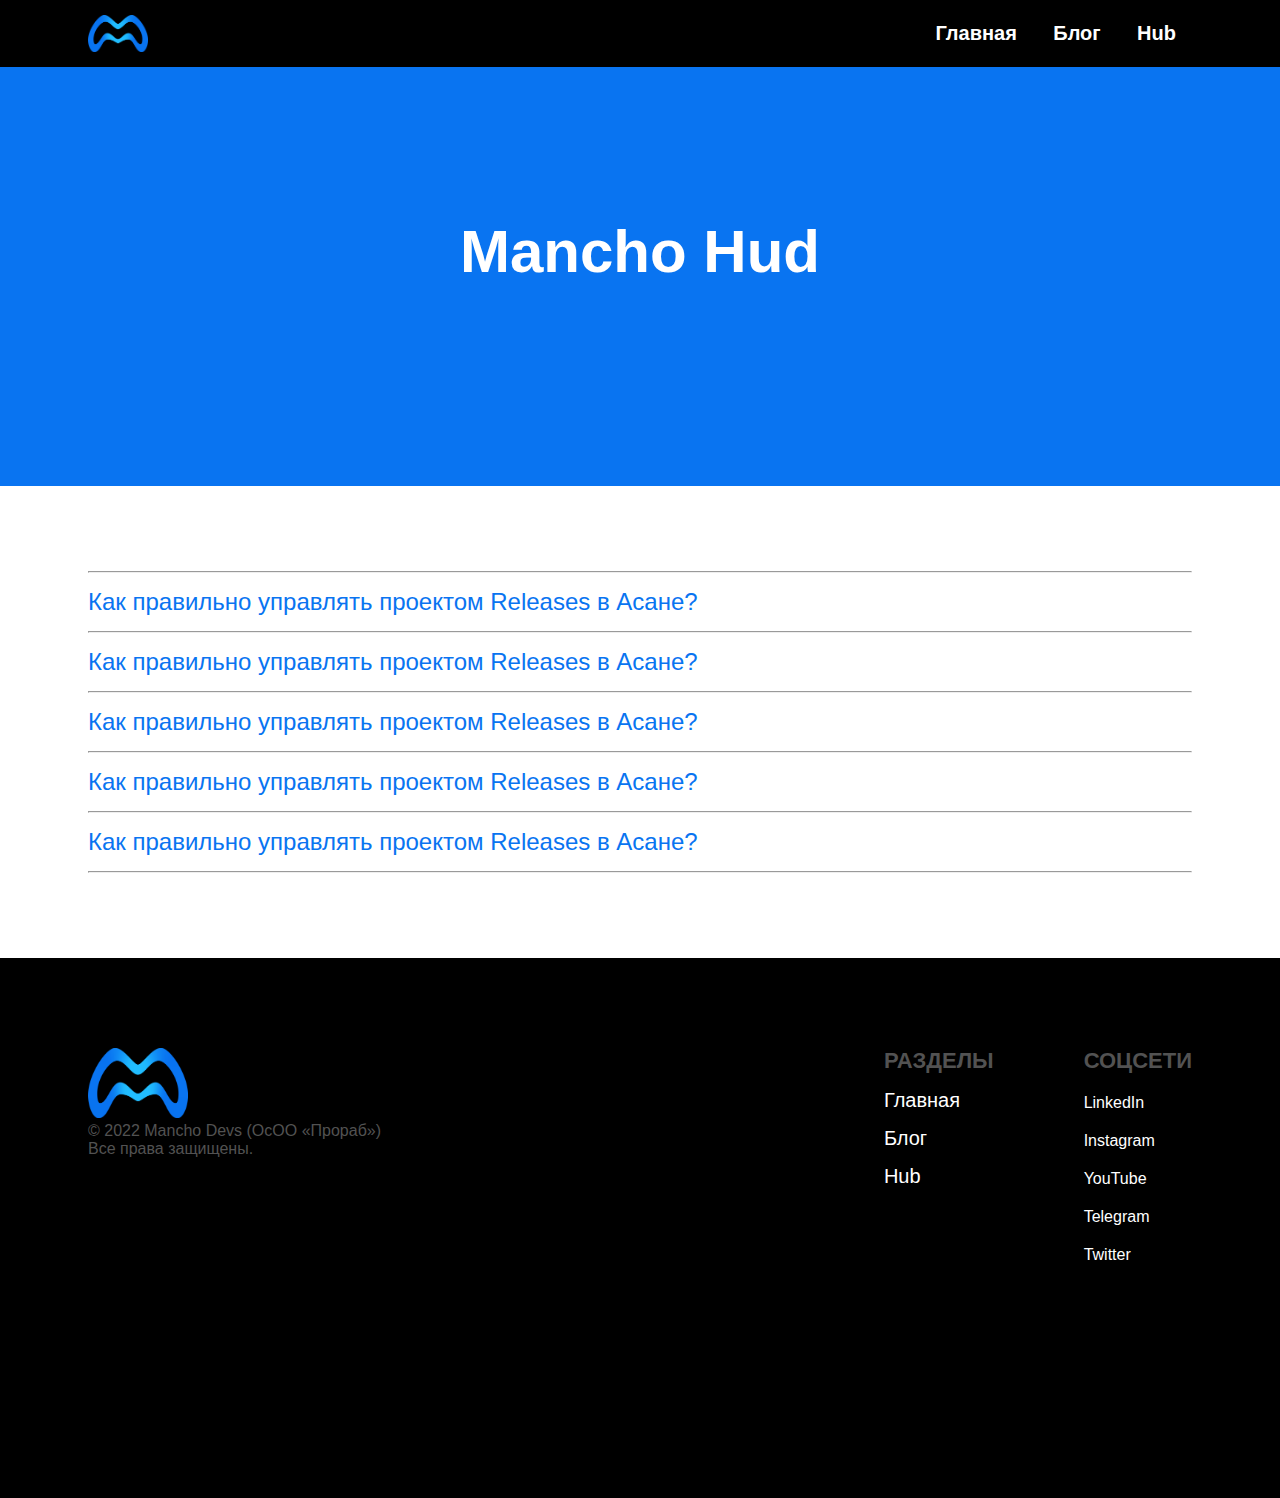
<file: block1.html>
<!doctype html>
<html lang="en">
<head>
    <meta charset="UTF-8">
    <meta name="viewport"
          content="width=device-width, user-scalable=no, initial-scale=1.0, maximum-scale=1.0, minimum-scale=1.0">
    <meta http-equiv="X-UA-Compatible" content="ie=edge">
    <title>city</title>
    <link rel="stylesheet" href="css/style.css">
    <link rel="stylesheet" href="css/global.css">
</head>
<body>
<!--Header-->
<header class="header">
    <div class="container">
        <div class="header-content">
            <img src="./img/Mancho-Devs-1.png" alt="img">
            <div class="header-content-left">
                <a href="#">Главная</a>
                <a href="./block.html">Блог</a>
                <a href="./block1.html">Hub</a>
            </div>
        </div>
    </div>
</header>
<div class="stop">
    <div class="container">
        <div class="stop-content">
            <h1>Mancho Hud</h1>
        </div>
    </div>
</div>

<div class="stop1">
    <div class="container">
        <div class="stop1-content">
            <hr>
                <a href="#">Как правильно управлять проектом Releases в Асане?</a> <br>
            <hr>
            <a href="#">Как правильно управлять проектом Releases в Асане?</a><br>
            <hr>
            <a href="#">Как правильно управлять проектом Releases в Асане?</a> <br>
            <hr>
            <a href="#">Как правильно управлять проектом Releases в Асане?</a> <br>
            <hr>
            <a href="#">Как правильно управлять проектом Releases в Асане?</a>
            <hr>
        </div>
    </div>
</div>
<!--footer-->
<div class="footer">
    <div class="container">
        <div class="footer-content">
            <div class="p-p">
                <img src="img/Mancho-Devs-1.png" alt="img">
                <p>© 2022 Mancho Devs (ОсОО «Прораб») <br>
                    Все права защищены.</p>
            </div>
            <div class="card-inpo">
                <div class="razdel">
                    <h2>РАЗДЕЛЫ</h2>
                    <ul>
                        <li><a href="#">Главная</a></li>
                        <li><a href="#">Блог</a></li>
                        <li><a href="#">Hub</a></li>
                    </ul>
                </div>
                <div class="sot">
                    <h1>СОЦСЕТИ</h1>
                    <p>LinkedIn</p>
                    <p> Instagram</p>
                    <p>YouTube</p>
                    <p>Telegram</p>
                    <p> Twitter</p>
                </div>
            </div>

        </div>
    </div>
</div>

</body>
</html>
</file>
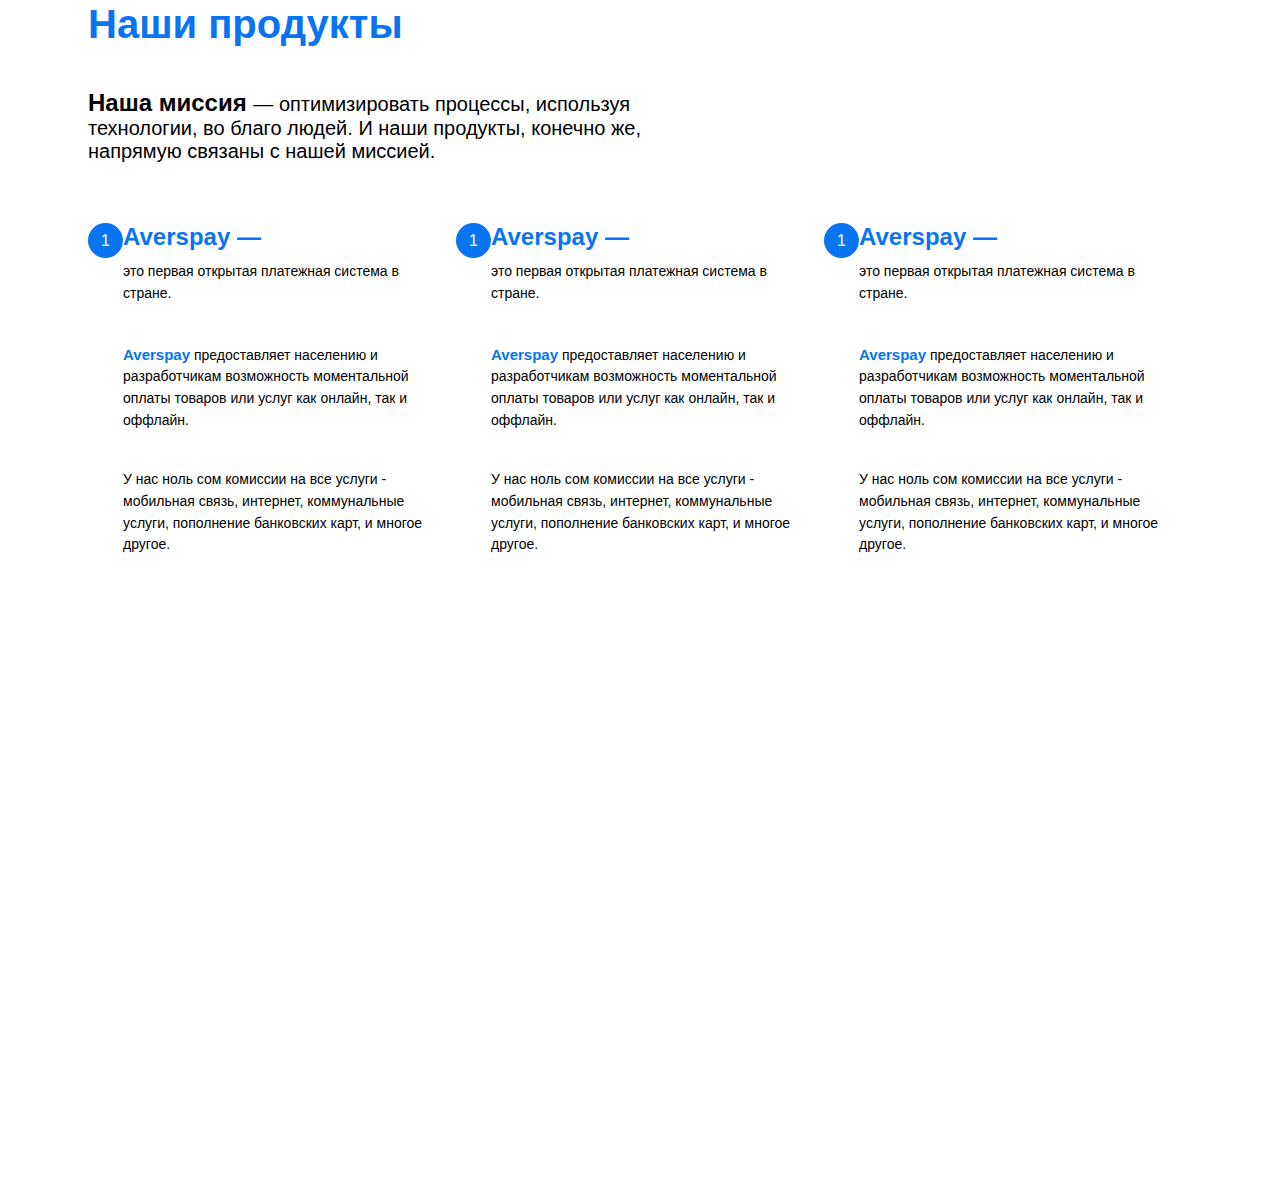
<file: block2.html>
<!doctype html>
<html lang="en">
<head>
    <meta charset="UTF-8">
    <meta name="viewport"
          content="width=device-width, user-scalable=no, initial-scale=1.0, maximum-scale=1.0, minimum-scale=1.0">
    <meta http-equiv="X-UA-Compatible" content="ie=edge">
    <title>Document</title>
    <link rel="stylesheet" href="css/style.css">
    <link rel="stylesheet" href="css/global.css">
</head>
<body>
<div class="our-team">
<div class="container">
    <div class="global-title">
        <h1>Наши продукты</h1>
    </div>
    <div class="out-team-content">
        <p class="p"><span class="sass">Наша миссия </span> — оптимизировать процессы, используя технологии,
            во благо людей. И наши продукты, конечно же, напрямую связаны
            с нашей миссией.
        </p>

    </div>
    <div class="cards">
        <div class="card">
            <div class="number">1</div>
            <div class="card-info">
                <h1>Averspay —</h1>
                <p>это первая открытая платежная система в стране.</p>
                <br>
                <p>
                    <span> Averspay</span> предоставляет населению и разработчикам
                    возможность моментальной оплаты товаров или услуг как онлайн,
                    так и оффлайн.
                </p>
                <br>
                <p>У нас ноль сом комиссии на все услуги - мобильная связь,
                    интернет, коммунальные услуги,
                    пополнение банковских карт, и многое другое.
                </p>
            </div>

        </div>
        <div class="card">
            <div class="number">1</div>
            <div class="card-info">
                <h1>Averspay —</h1>
                <p>это первая открытая платежная система в стране.</p>
                <br>
                <p>
                    <span> Averspay</span> предоставляет населению и разработчикам
                    возможность моментальной оплаты товаров или услуг как онлайн,
                    так и оффлайн.
                </p>
                <br>
                <p>У нас ноль сом комиссии на все услуги - мобильная связь,
                    интернет, коммунальные услуги,
                    пополнение банковских карт, и многое другое.
                </p>
            </div>

        </div>
        <div class="card">
            <div class="number">1</div>
            <div class="card-info">
                <h1>Averspay —</h1>
                <p>это первая открытая платежная система в стране.</p>
                <br>
                <p>
                    <span> Averspay</span> предоставляет населению и разработчикам
                    возможность моментальной оплаты товаров или услуг как онлайн,
                    так и оффлайн.
                </p>
                <br>
                <p>У нас ноль сом комиссии на все услуги - мобильная связь,
                    интернет, коммунальные услуги,
                    пополнение банковских карт, и многое другое.
                </p>
            </div>

        </div>

    </div>
</div>
</div>
</body>
</html>
</file>
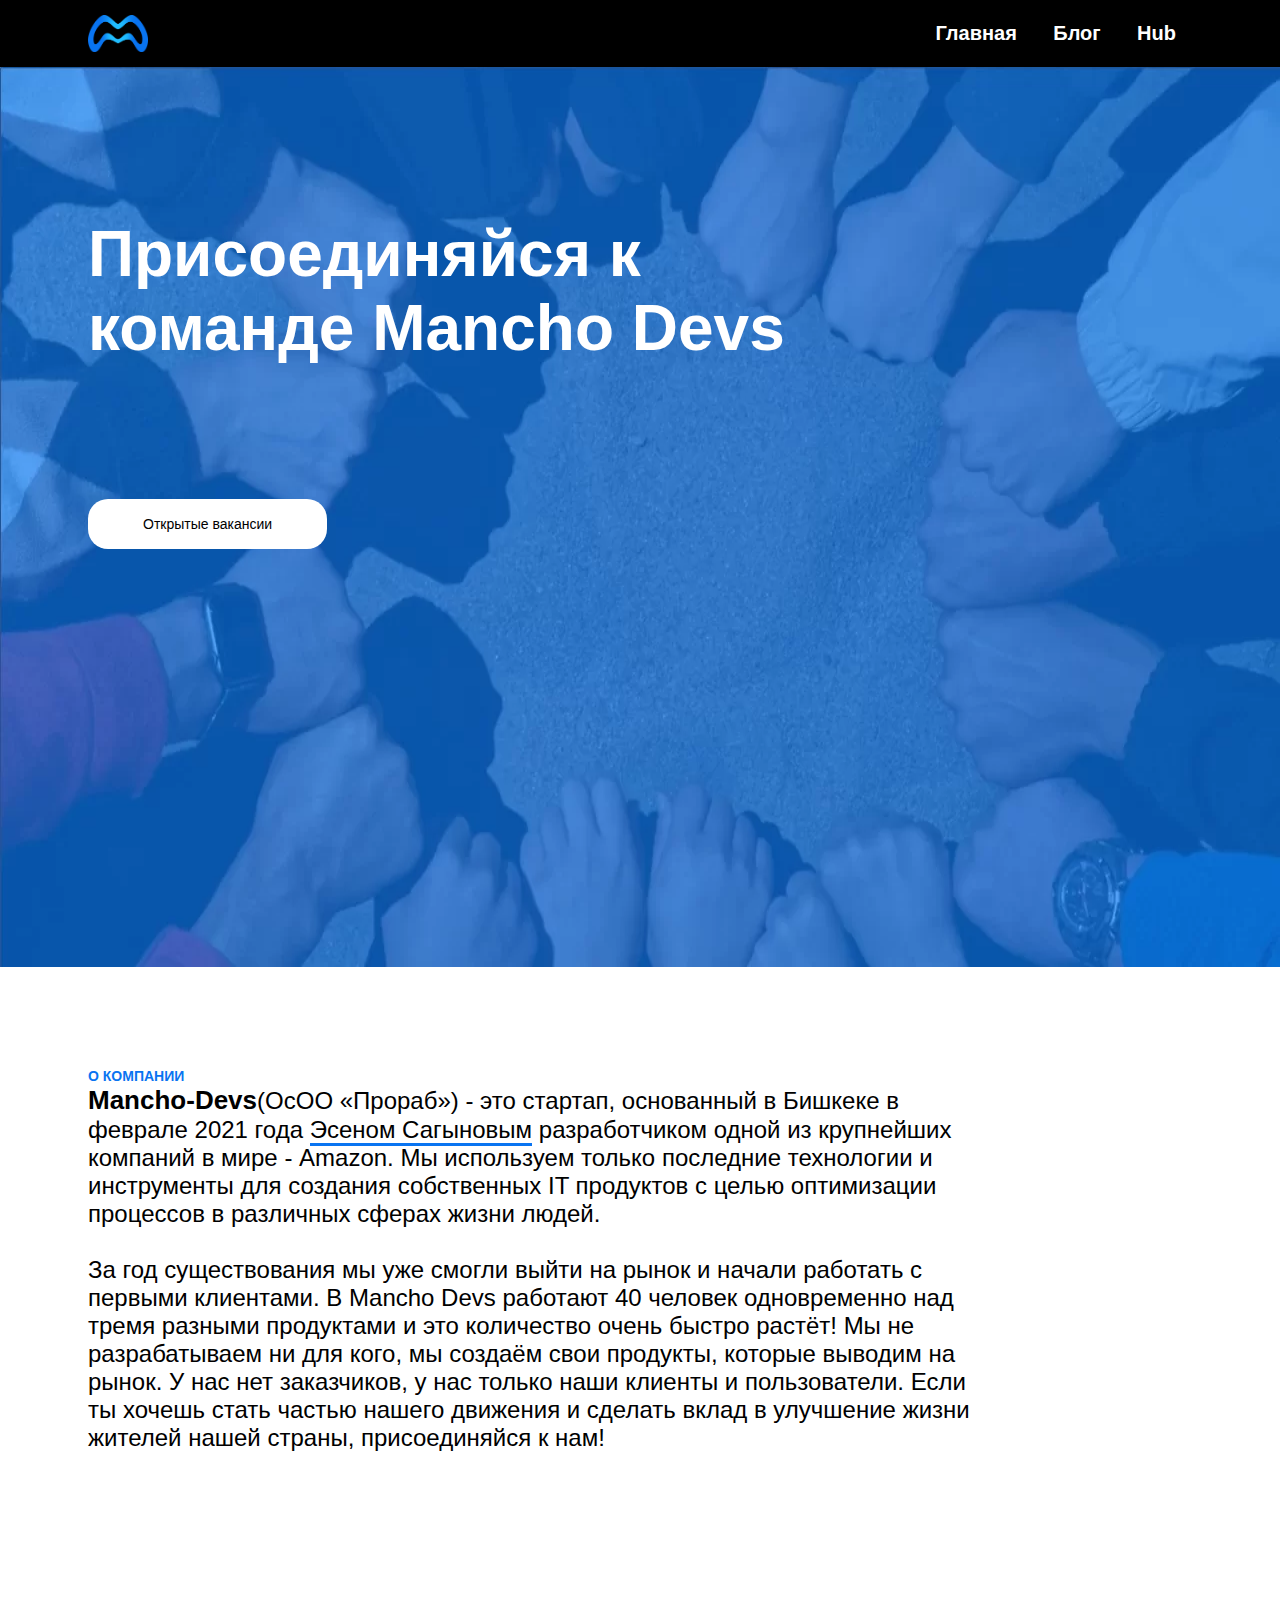
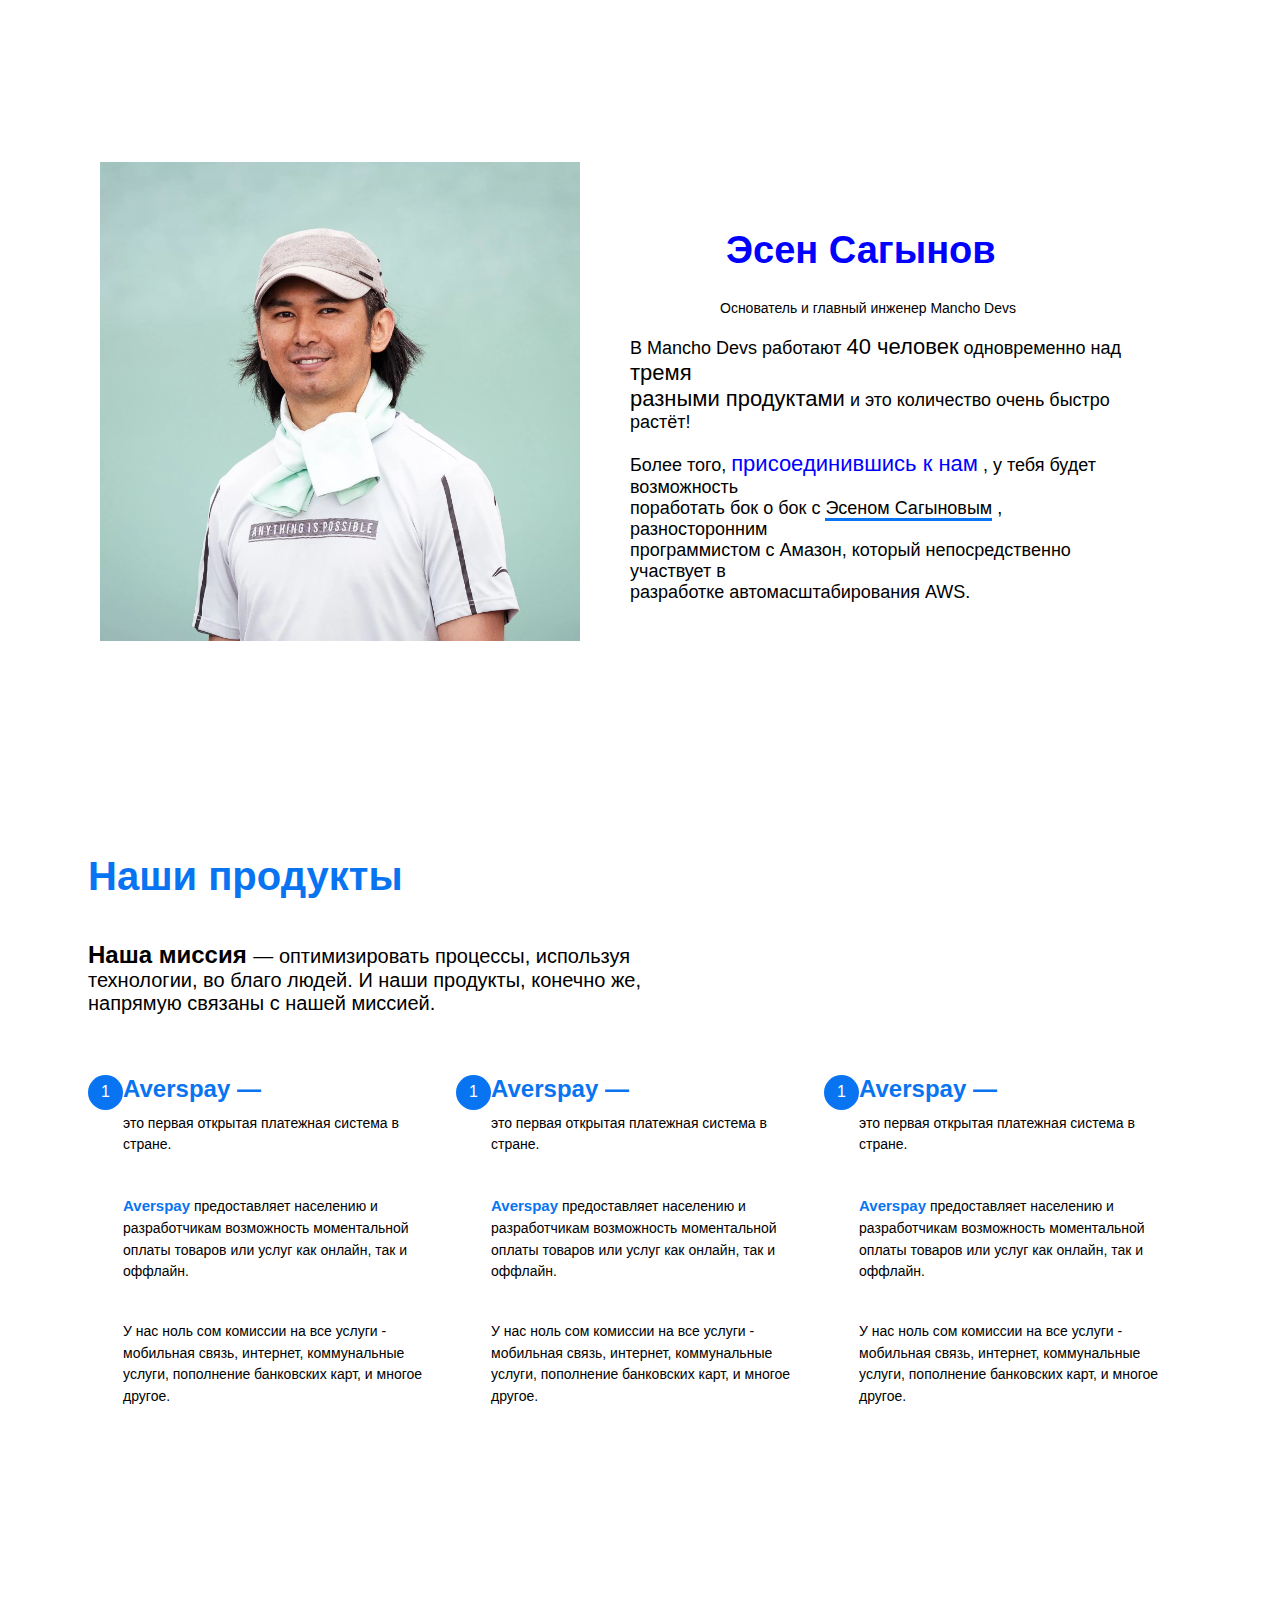
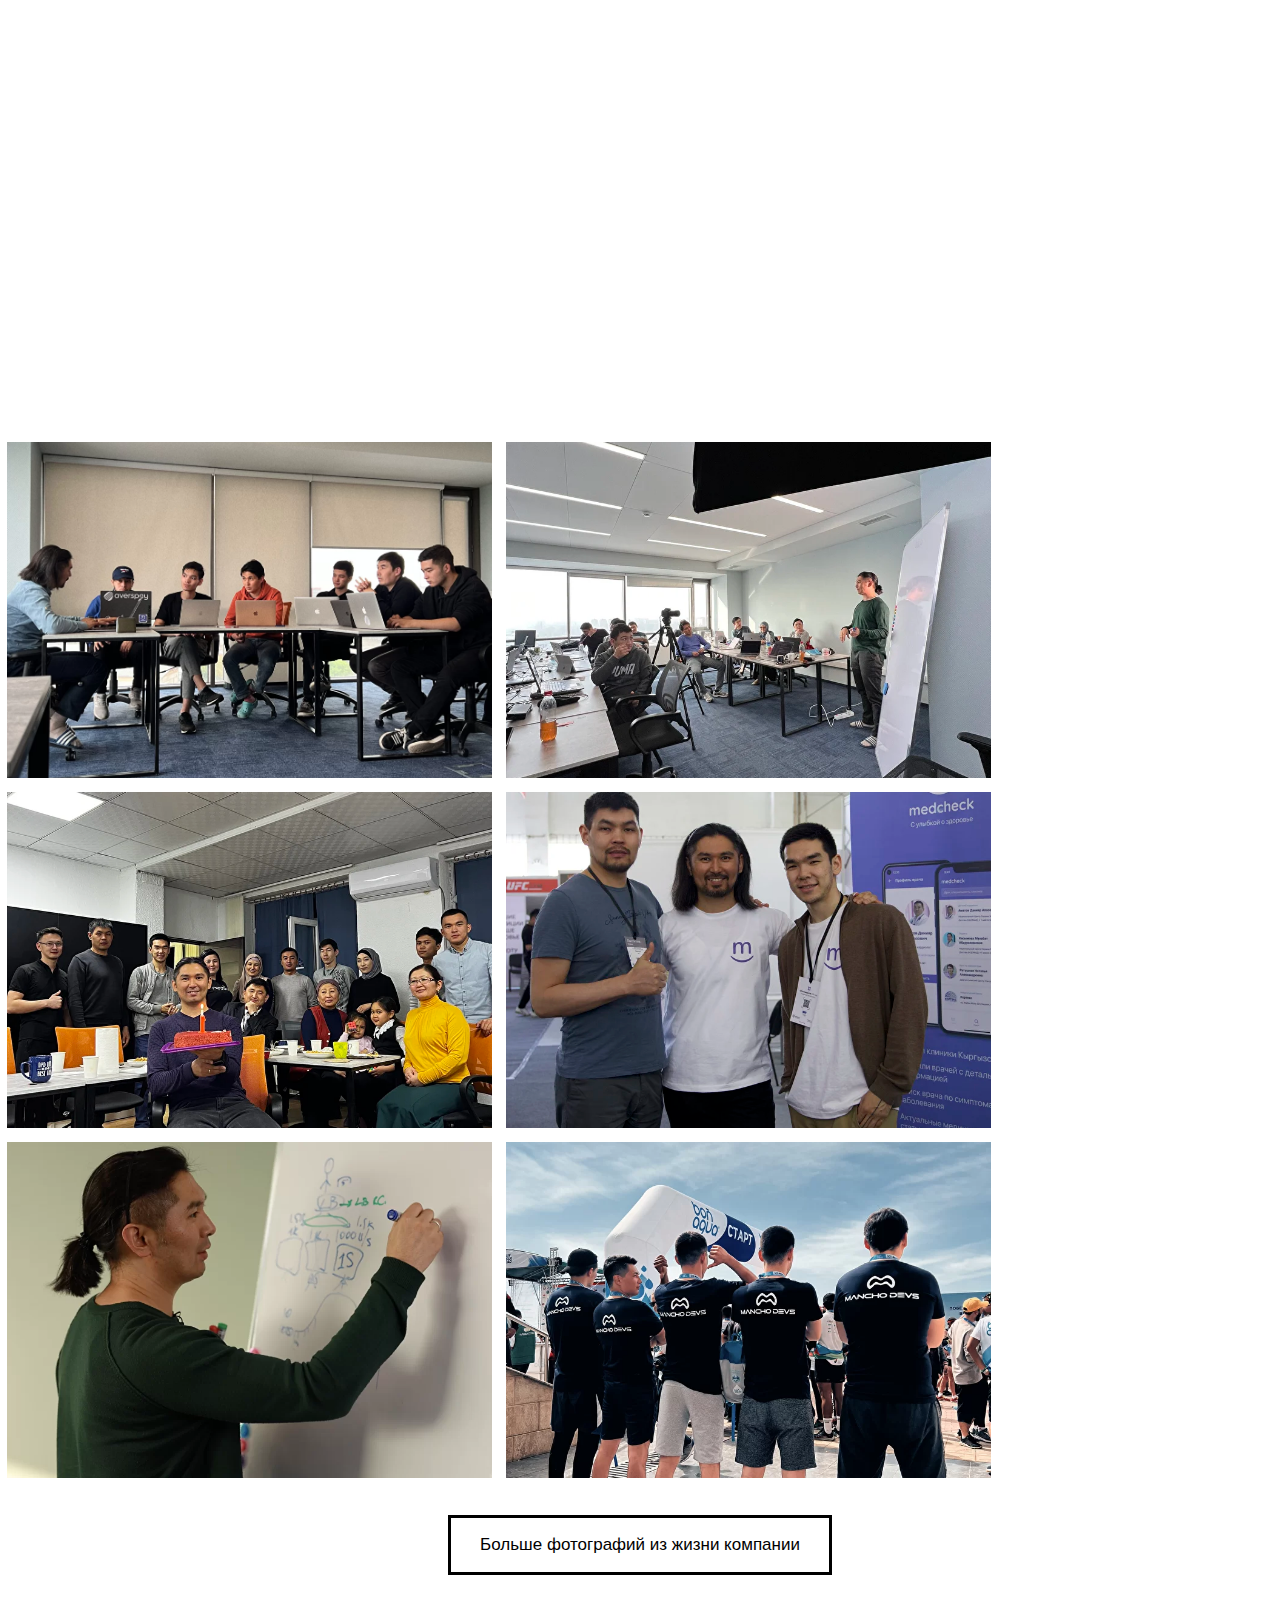
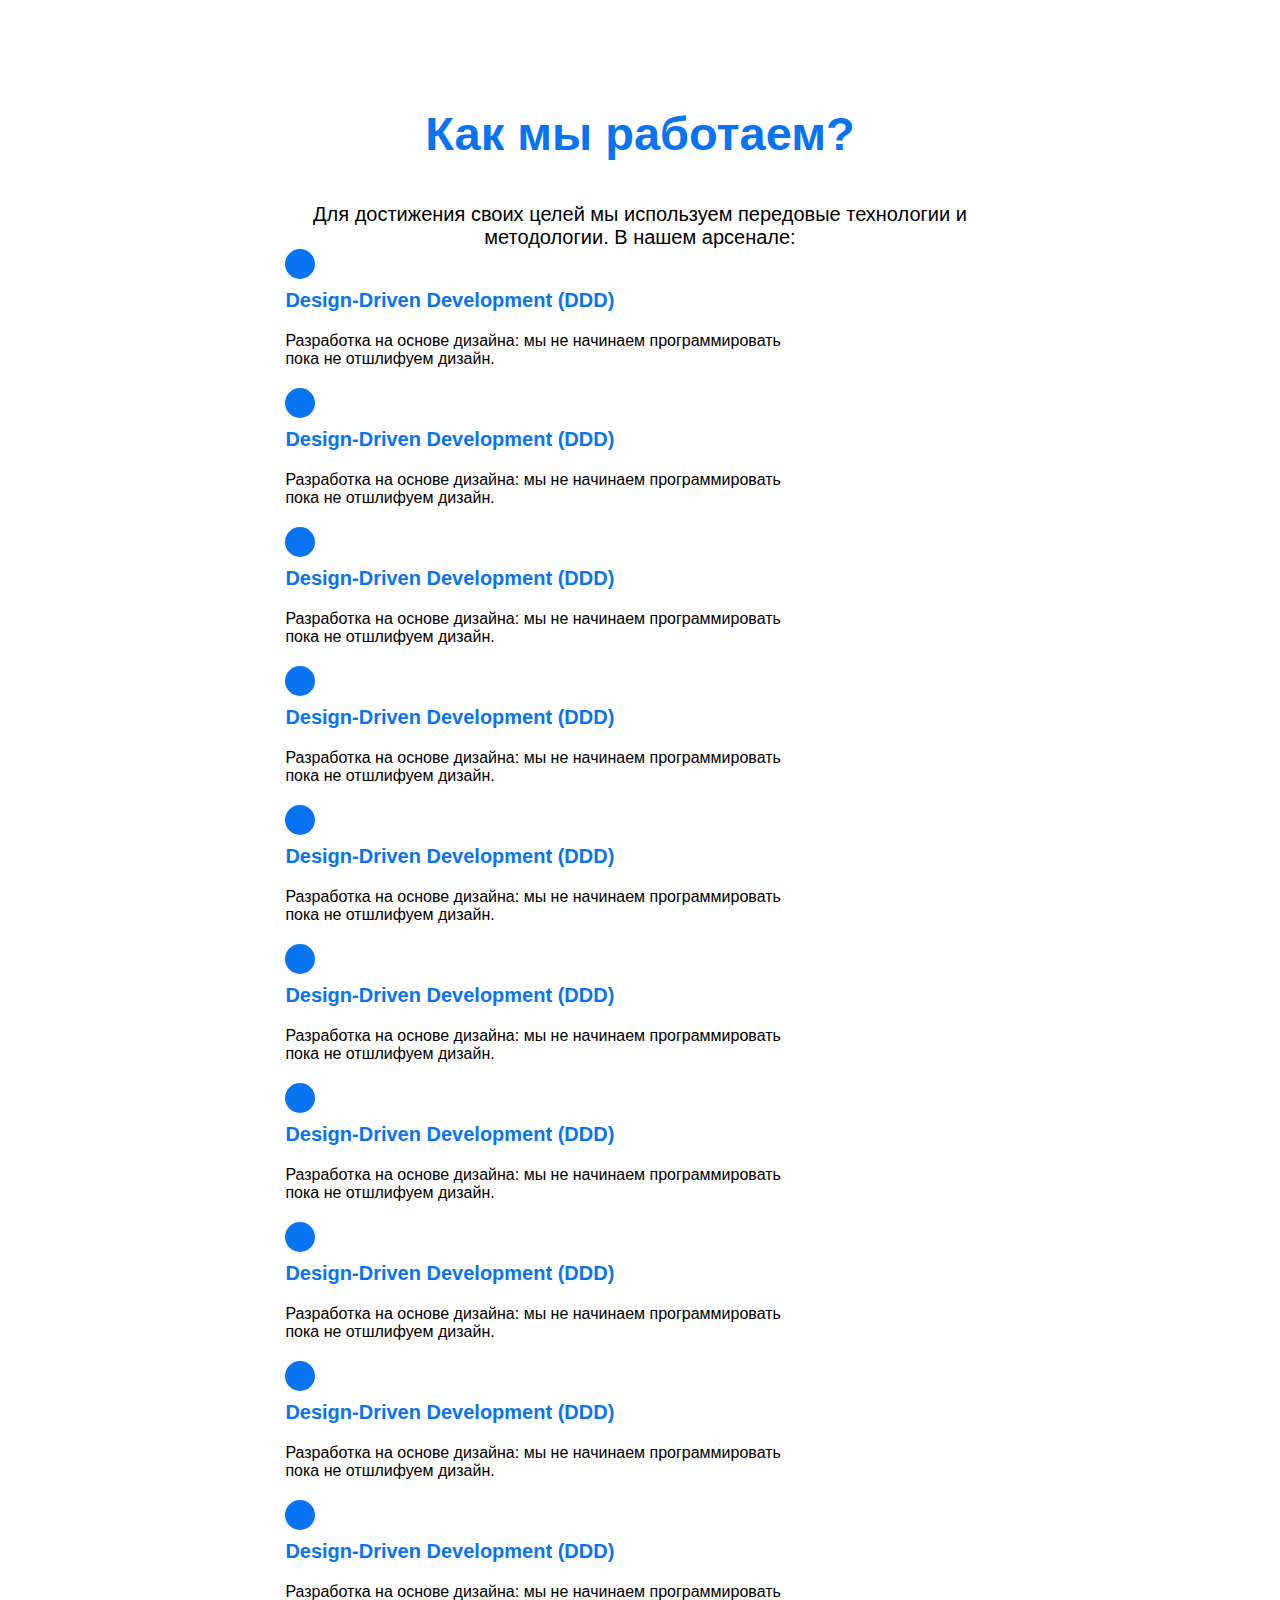
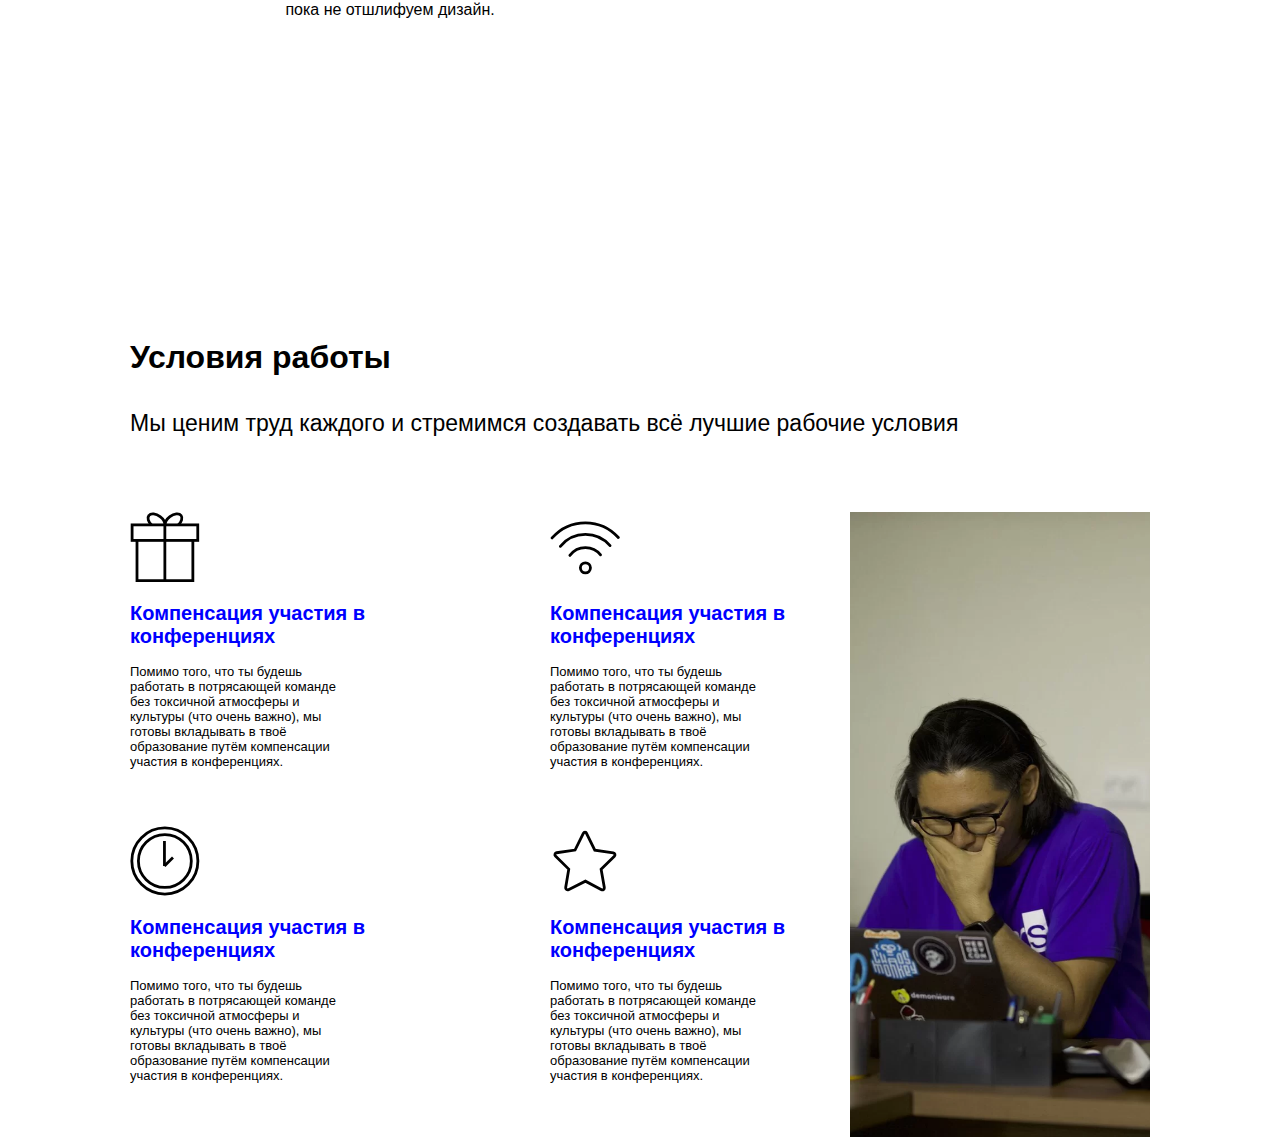
<file: block3.html>
<!doctype html>
<html lang="en">
<head>
    <meta charset="UTF-8">
    <meta name="viewport"
          content="width=device-width, user-scalable=no, initial-scale=1.0, maximum-scale=1.0, minimum-scale=1.0">
    <meta http-equiv="X-UA-Compatible" content="ie=edge">
    <title>city</title>
  <link rel="stylesheet" href="css/style.css">
  <link rel="stylesheet" href="css/global.css">
</head>
<body>
<header class="header">
  <div class="container">
    <div class="header-content">
      <img src="./img/Mancho-Devs-1.png" alt="img">
      <div class="header-content-left">
        <a href="#">Главная</a>
        <a href="./block.html">Блог</a>
        <a href="./block1.html">Hub</a>
      </div>
    </div>
  </div>
</header>
<div class="sport">
  <img src="img/Tilda_Last_Pic.webp" alt="img">
  <div class="container">
    <div class="sport-content">
      <h1>
        Присоединяйся к <br>
        команде Mancho Devs</h1>
    </div>
    <buton class="btn5">
      Открытые вакансии
    </buton>
  </div>
</div>
<!-- About -->
<div class="about">
  <div class="container">
    <div class="about-content">
      <span class="esen">О КОМПАНИИ </span>
      <div class="title">
        <p>
          <span class="esen-bayce">Mancho-Devs</span>(ОсОО «Прораб») - это
          стартап, основанный в Бишкеке в феврале 2021 года
          <span class="es">Эсеном Сагыновым</span> разработчиком одной из крупнейших
          компаний в мире - Amazon. Мы используем только последние
          технологии и инструменты для создания собственных IT продуктов с
          целью оптимизации процессов в различных сферах жизни людей.
        </p>
        <br/>
        <p>
          За год существования мы уже смогли выйти на рынок и начали
          работать с первыми клиентами. В Mancho Devs работают 40 человек
          одновременно над тремя разными продуктами и это количество очень
          быстро растёт! Мы не разрабатываем ни для кого, мы создаём свои
          продукты, которые выводим на рынок. У нас нет заказчиков, у нас
          только наши клиенты и пользователи. Если ты хочешь стать частью
          нашего движения и сделать вклад в улучшение жизни жителей нашей
          страны, присоединяйся к нам!
        </p>
      </div>
    </div>
  </div>
</div>
<!--card-->
<div class="card">

    <div class="card-content">
      <img src="img/104.webp" alt="img">
      <div class="card12">
        <h1>Эсен Сагынов</h1>
        <div class="ese">Основатель и главный инженер Mancho Devs</div>

        <br>
        <p>В Mancho Devs работают <span class="block">40 человек</span>  одновременно над <span class="block">тремя <br>
          разными продуктами</span>  и это количество очень быстро растёт!</p>
        <br>
        <p>Более того, <span class="esen-ake">присоединившись к нам</span> , у тебя будет возможность <br>
          поработать бок о бок с <span class="e">Эсеном Сагыновым</span> , разносторонним <br>
           программистом с Амазон, который непосредственно участвует в <br>
          разработке автомасштабирования AWS.</p>
      </div>


    </div>

</div>
<!-- Our-team -->
<div class="our-team">
  <div class="container">
    <div class="global-title">
      <h1>Наши продукты</h1>
    </div>
    <div class="out-team-content">
      <p class="p"><span class="sass">Наша миссия </span> — оптимизировать процессы, используя технологии,
        во благо людей. И наши продукты, конечно же, напрямую связаны
        с нашей миссией.
      </p>

    </div>
    <div class="cards">
      <div class="card">
        <div class="number">1</div>
        <div class="card-info">
          <h1>Averspay —</h1>
          <p>это первая открытая платежная система в стране.</p>
          <br>
          <p>
            <span> Averspay</span> предоставляет населению и разработчикам
            возможность моментальной оплаты товаров или услуг как онлайн,
            так и оффлайн.
          </p>
          <br>
          <p>У нас ноль сом комиссии на все услуги - мобильная связь,
            интернет, коммунальные услуги,
            пополнение банковских карт, и многое другое.
          </p>
        </div>

      </div>
      <div class="card">
        <div class="number">1</div>
        <div class="card-info">
          <h1>Averspay —</h1>
          <p>это первая открытая платежная система в стране.</p>
          <br>
          <p>
            <span> Averspay</span> предоставляет населению и разработчикам
            возможность моментальной оплаты товаров или услуг как онлайн,
            так и оффлайн.
          </p>
          <br>
          <p>У нас ноль сом комиссии на все услуги - мобильная связь,
            интернет, коммунальные услуги,
            пополнение банковских карт, и многое другое.
          </p>
        </div>

      </div>
      <div class="card">
        <div class="number">1</div>
        <div class="card-info">
          <h1>Averspay —</h1>
          <p>это первая открытая платежная система в стране.</p>
          <br>
          <p>
            <span> Averspay</span> предоставляет населению и разработчикам
            возможность моментальной оплаты товаров или услуг как онлайн,
            так и оффлайн.
          </p>
          <br>
          <p>У нас ноль сом комиссии на все услуги - мобильная связь,
            интернет, коммунальные услуги,
            пополнение банковских карт, и многое другое.
          </p>
        </div>

      </div>

    </div>
  </div>
</div>
<div class="block-img">
  <div class="images">
    <img src="./img/img1.webp" alt="img">
    <img src="./img/22.webp" alt="img">
    <img src="./img/66.webp" alt="img">
    <img src="./img/33.webp" alt="img">
    <img src="./img/44.webp" alt="img">
    <img src="./img/55.webp" alt="img">
  </div>
  <div class="button">
    <button class="btn2">
      Больше фотографий из жизни компании
    </button>
  </div>
</div>
<!-- Home  -->
<div class="home">
  <div class="container">
    <h1 class="h1">Как мы работаем?</h1>
    <p class="black">Для достижения своих целей мы используем передовые технологии и методологии. В нашем
      арсенале:</p>
  </div>
  <div class="info1">
    <div class="info3">
      <i class="fa-solid fa-check"></i>
      <h1>Design-Driven Development (DDD)</h1>
      <p>Разработка на основе дизайна: мы не начинаем программировать пока не отшлифуем дизайн.</p>
    </div>
    <div class="info3">
      <i class="fa-solid fa-check"></i>
      <h1>Design-Driven Development (DDD)</h1>
      <p>Разработка на основе дизайна: мы не начинаем программировать пока не отшлифуем дизайн.</p>
    </div>
    <div class="info3">
      <i class="fa-solid fa-check"></i>
      <h1>Design-Driven Development (DDD)</h1>
      <p>Разработка на основе дизайна: мы не начинаем программировать пока не отшлифуем дизайн.</p>
    </div>
    <div class="info3">
      <i class="fa-solid fa-check"></i>
      <h1>Design-Driven Development (DDD)</h1>
      <p>Разработка на основе дизайна: мы не начинаем программировать пока не отшлифуем дизайн.</p>
    </div>
    <div class="info3">
      <i class="fa-solid fa-check"></i>
      <h1>Design-Driven Development (DDD)</h1>
      <p>Разработка на основе дизайна: мы не начинаем программировать пока не отшлифуем дизайн.</p>
    </div>
    <div class="info3">
      <i class="fa-solid fa-check"></i>
      <h1>Design-Driven Development (DDD)</h1>
      <p>Разработка на основе дизайна: мы не начинаем программировать пока не отшлифуем дизайн.</p>
    </div>
    <div class="info3">
      <i class="fa-solid fa-check"></i>
      <h1>Design-Driven Development (DDD)</h1>
      <p>Разработка на основе дизайна: мы не начинаем программировать пока не отшлифуем дизайн.</p>
    </div>
    <div class="info3">
      <i class="fa-solid fa-check"></i>
      <h1>Design-Driven Development (DDD)</h1>
      <p>Разработка на основе дизайна: мы не начинаем программировать пока не отшлифуем дизайн.</p>
    </div>
    <div class="info3">
      <i class="fa-solid fa-check" class="i"></i>
      <h1>Design-Driven Development (DDD)</h1>
      <p>Разработка на основе дизайна: мы не начинаем программировать пока не отшлифуем дизайн.</p>
    </div>
    <div class="info3">
      <i class="fa-solid fa-check"></i>
      <h1>Design-Driven Development (DDD)</h1>
      <p>Разработка на основе дизайна: мы не начинаем программировать пока не отшлифуем дизайн.</p>
    </div>
  </div>
</div>
<div class="city1">
  <h1>Условия работы</h1>
  <p class="p1">Мы ценим труд каждого и стремимся создавать всё лучшие рабочие условия</p>
    <div class="city1-content">
      <div class="city1-content-left">
        <div class="ppp">
          <img src="./img/4.svg" alt="img">
          <h2>Компенсация участия в конференциях</h2>
          <p>Помимо того, что ты будешь работать в потрясающей команде
            без токсичной атмосферы и культуры (что очень важно),
            мы готовы вкладывать в твоё образование путём компенсации
            участия в конференциях.</p>
        </div>
        <div class="ppp">
          <img src="./img/5.svg" alt="img">
          <h2>Компенсация участия в конференциях</h2>
          <p>Помимо того, что ты будешь работать в потрясающей команде
            без токсичной атмосферы и культуры (что очень важно),
            мы готовы вкладывать в твоё образование путём компенсации
            участия в конференциях.</p>
        </div>

        <div class="ppp">
          <img src="./img/9.svg" alt="img">
          <h2>Компенсация участия в конференциях</h2>
          <p>Помимо того, что ты будешь работать в потрясающей команде
            без токсичной атмосферы и культуры (что очень важно),
            мы готовы вкладывать в твоё образование путём компенсации
            участия в конференциях.</p>
        </div>
        <div class="ppp">
          <img src="./img/7.svg" alt="img">
          <h2>Компенсация участия в конференциях</h2>
          <p>Помимо того, что ты будешь работать в потрясающей команде
            без токсичной атмосферы и культуры (что очень важно),
            мы готовы вкладывать в твоё образование путём компенсации
            участия в конференциях.</p>
        </div>
      </div>
      <div class="pppp">
        <img src="img/noroot.webp" alt="img">
      </div>
    </div>
</div>

</body>
</html>
</file>
<file: css/style.css>
/* Header */
.header {
    background: black;
}

.header-content {
    padding: 15px 0px;
    display: flex;
    align-items: center;
    justify-content: space-between;
}

.header-content img {
    width: 60px;
}

.header-content-left a {
    color: white;
    margin: 15px;
    font-size: 20px;
    font-weight: 600;
    transition:0.3s ease;
    border:1px solid transparent;
    padding-bottom:5px;

}
.header-content-left a:hover{
    cursor:pointer;
    color:rgb(209, 208, 208);

}
    /*city*/
.city{
    background:    rgb(9, 116, 241);
    width: 100%;
    height: 70%;
}
.city-content h1{
    color: white;
    font-size: 58px;
    padding: 195px 50px;
}
/*bishkek*/
.bishkek{
    padding-top: 50px;
    height: 140vh;
}
.bishkek-content{
    width: 100%;
    display: flex;
    flex-wrap: wrap;
    flex-direction: row;
    justify-content: space-between;
}
.logo2{
    flex-direction: row;
    width:440px;
}
.logo2 img{
    width: 470px;

}
.logo2 h1{
    font-size:26px;
    padding: 20px 0px;
}
.logo2 p{
    line-height:1;
    font-size: 18px;
    font-weight:500;
    padding-bottom: 100px;
}
/*stop*/
.stop{
    background: rgb(9, 116, 241);
    width: 100%;
}
.stop-content {
    display: flex;
    align-items: center;
    justify-content: center;
}
.stop-content h1{
    color:white;
    font-size:60px;
    font-weight:700;
    padding-bottom: 200px;
    padding-top: 150px;
    transition-delay: 0s;
}
.stop-content h1:hover{
    opacity: 1;
    /*-webkit-transform: scale(1);*/
    transform: scale(1);
}
/*stop1*/
.stop1{
    background:white;
}
.stop1-content{
    /*border-bottom:1px solid black;*/

    margin: 85px 0;
}

.stop1-content a{
    color: rgb(9, 116, 241);
    font-size:24px;
    font-weight:500;
    padding: 30px 0;
}
.stop1-content hr{
    margin-bottom: 15px;
    margin-top:15px;
    /*width: 75%;*/
}
/*sport*/


.sport{
    height: 100vh;
    posotion:relative;
}
.sport img{
    position:absolute;
    width: 100%;
    height: 100%;
    z-index:-1;
}
.sport-content h1{
    /*width: 60%;*/
    font-size:64px;
    font-weight:700;
    padding: 150px 0;
    color:white;
}
.btn5{
    border: 2px solid none;
    background: white;
    color: black;
    padding: 17px 55px;
    border-radius: 20px;
    font-style: normal;
    font-weight: normal;
    text-align: center;
    font-size: 14px;
    transition: all .3s ease;
    cursor: pointer;
}
.btn5:hover{
    cursor:pointer;
    color:green;
}

/*card*/

.card{
    background:white;
    height: 100vh;
}
.card-content{
    display: flex;
    align-items: center;
    justify-content: space-between;
    padding: 0px 100px;
}
.card-content img{
    width: 480px;
}
.card12{
    padding: 0px 50px;
}

.card12 h1{
    color: blue;
    font-size: 38px;
    font-weight: 600;
     /*text-align: center;*/
    padding: 28px 96px;
}
.ese {
    /*text-align:center;*/
    font-size: 14px;
    font-weight: 300;
    padding: 0px 90px;

}
.card12 p{
    font-size:18px;
    font-weight:200;
}
.e{
    font-size:18px;
    border-bottom-width: 3px;
    border-bottom-style: solid;
    border-bottom-color: rgb(9, 116, 241);
}
.block{
    font-size:22px;
    color:black;
    font-weight:400;
}
.esen-ake {
    color:blue;
    font-size:22px;
    font-weight:400;
}


/*city*/
.city1{
    background:white;
    height: 100vh;
    padding: 200px 130px;
    height: 100vh;
}
.city1-content{
    display: flex;
    /*align-items: center;*/
    justify-content: space-between;
}
.city1-content h1{
    font-size: 43px;
    font-weight: 500;
    color: blue;
    /*padding: 40px 0;*/
}

.p1{
    font-size: 23px;
    font-weight: 300;
    padding-bottom: 75px;
    padding-top: 34px;
}

.city1-content-left{
    display: flex;
    align-items: flex-start;
    justify-content: space-between;
    flex-direction: row;
    flex-wrap:wrap;
}
.ppp{
    width: 300px;
}
.ppp img{
    height: 70px;
}
.ppp h2{
    font-size: 20px;
    font-weight: 600;
    color: blue;
    padding: 16px 0;
}
.ppp p{
    font-size:13px;
    width: 70%;
}
.pppp img{
    width: 300px;
}

/* Hero */
.hero {
    position: relative;
    height: 115vh;
}

.video:after {
    content: "";
    position: absolute;
    background-color: black;
    opacity: .3;
    width: 100%;
    height: 100%;
    top: 0;
    left: 0;
    right: 0;
}

.video {
    position: absolute;
    width: 100%;
    top: 0;
    z-index: -1;
    left: 0;
    right: 0;
}

.hero-content h1 {
    padding: 65px 0;
    color: #fff;
    letter-spacing: 1px;
    line-height: 1.23;
    font-size: 38px;
    width: 50%;
}

.btn {
    border: 2px solid blue;
    background: blue;
    color: white;
    padding: 14px;
    border-radius: 20px;
    font-style: normal;
    font-weight: normal;
    text-align: center;
    font-size: 14px;
    transition: all .3s ease;
    cursor: pointer;
}

.btn1 {
    border: 2px solid #fff;
    background: none;
    margin: 20px;
    color: white;
    padding: 14px;
    border-radius: 20px;
    font-style: normal;
    font-weight: normal;
    text-align: center;
    cursor: pointer;
    margin-top: 8px;
}
.icon{
    width: 65%;
    /*position:relative;*/
    font-size: 42px;
    color: white;
    display: flex;
    align-items: center;
    justify-content: flex-end;
     padding-right: 150px;
     padding-top: 100px;
    transition: all .3s ease;
}

.icon:hover {
    cursor: pointer;
    transform: translateY(-7%);
}

/* About */
.about {
    background: white;
}

.about-content {
    padding: 100px 0;
    /* margin: 100px 0; */
}

.esen {
    color: rgb(9, 116, 241);
    font-size: 14px;
    margin-bottom: 75px;
    font-weight: 600;
    padding: 100px 0;
}

.title {
    width: 80%;
}

.title {
    font-weight: 300;
    font-size: 24px;
}

.esen-bayce {
    color: black;
    font-size: 26px;
    font-weight: 700;
}

.es {
    color: black;
    border-bottom-width: 3px;
    border-bottom-style: solid;
    border-bottom-color: rgb(9, 116, 241);
}

/* Our-team */
.our-team {
    background: #fff;
}

.p {
    width: 59%;
    font-size: 20px;
    font-weight: 300;
}

.sass {
    color: black;
    font-size: 24px;
    font-weight: 700;
}

.cards {
    display: flex;
    align-items: center;
    justify-content: space-between;
    padding: 60px 0;
}

.number {
    width: 95px;
    height: 35px;
    border-radius: 50px;
    background:  rgb(9, 116, 241);
    color: white;
    display: flex;
    align-items: center;
    justify-content: center;

}

.card {
    display: flex;
}

.card-info {
    display: flex;
    flex-direction: column;
}

.card-info h1 {
    color: rgb(9, 116, 241);
    font-size: 24px;
    font-weight: 600;
}

.card-info p {
    line-height: 1.55;
    width: 90%;
    font-size: 14px;
    font-weight: 300;
    margin: 10px 0;
}

.card-info span {
    color: rgb(9, 116, 241);
    font-weight: 600;
    font-size: 15px;
    /* padding: 100px 0; */
}

.images {
    display: flex;
    align-items: center;
    flex-wrap: wrap;
    flex-direction: row;
}

.images img {
    width: 485px;
    margin: 7px ;
    height: 336px;
    object-fit: cover;
}

.button {
    display: flex;
    justify-content: center;
    padding: 30px 0;
}

.btn2 {
    color: black;
    background: none;
    background: none;
    font-size: 17px;
    font-weight: 500;
    width: 30%;
    height: 60px;
    border: 3px solid;
}

/* Project */
.project {
    background: #fff;
}

.global-title1 {
    font-weight: 600;
    font-size: 20px;
    color: #0974f1;
    line-height: 1.23;
    margin-bottom: 40px;
    display: flex;
    justify-content: center;
    padding: 50px 0;
}

.project-content {
    display: flex;
    align-items: center;
    flex-wrap: wrap;
    flex-direction: row;
    text-align: center;
}

.card-1 img {
    width: 220px;
    margin: 20px;
}

.card-1 h3 {
    font-size: 22px;
    font-weight: 600;
    color: rgb(9, 116, 241);
    padding: 10px 0;
}

.card-1 span {
    color: black;

}

/* Home */
.home {
    background: #fff;
    padding: 100px 0;
}

.h1 {
    font-weight: 600;
    font-size: 47px;
    color: #0974f1;
    line-height: 1.23;
    margin-bottom: 40px;
    display: flex;
    justify-content: center;
    /* padding: 50px 0; */
}

.black {
    font-size: 20px;
    font-weight: 300;
     /*width: 60%;*/
    display: flex;
    justify-content: center;
    color: black;
    text-align: center;
    padding: 0px 222px;
}

.info1 {
    display: flex;
    justify-content: space-evenly;
    flex-wrap: wrap;
    /*width: 100%;*/
    /*flex-direction: row;*/
    /* text-align: center; */
    /* padding: 60px 174px; */
}
.info3 i{
    font-size: 19px;
    background: rgb(9, 116, 241);
    width: 30px;
    border-radius: 100px;
    height: 30px;
    display: flex;
    align-items: center;
    color: white;
    justify-content: center;
}
.info3 h1 {
    color: #0974f1;
    font-size: 20px;
    margin: 10px 0;
    font-weight: 600;
}

.info3 p {
    width: 75%;
    color: black;
    margin: 20px 0;
    font-size: 16px;
    font-weight: 300;
}

.i {
    color: #0974f1;
}

/* work */
.work {
    height: 682px;
}

.work img {
    width: 100%;
    position: absolute;
    z-index: -20;
}

.work-content {
    position: relative;
    z-index: 1;
    padding: 100px 0;
    /* width: 70%; */
}

.work-content h1 {
    color: #fff;
    font-size: 70px;
    font-weight: 700;
    padding: 30px 0;
    /* width: 60%; */
}

.work-content p {
    font-size: 27px;
    font-weight: 400;
    color: #fff
}

.btn4 {
    color: black;
    font-size: 20px;
    font-weight: 500;
    background: #fff;
    height: 60px;
    width: 221px;
    border-radius: 28px;
    border: 1px solid black;
}

/* adress */
.addres {
    background: white;
    height: 100vh;
}

.addres-content {
     padding: 150px 0;
}

.addres-content h1 {
    font-size: 44px;
    color: #0974f1;
    /* padding: 30px 0; */
}

.addres-content span {
    color: black;
    font-size: 20px;
    font-weight: 300;
    padding: 10px 0;
}

.address {
    display: flex;
    /* align-items: center; */
    justify-content: space-between;

}

/*footer*/
.footer{
    background:black;
    height: 60vh;
}
.footer-content{
    display:flex;
    /*align-items:center;*/
    justify-content:space-between;
    color:white;
    padding: 90px 0;
}
.p-p img{
    width: 100px;
    height: 70px;
    /*padding: 20px 0;*/
}
.p-p p{
    color: #525252;
    /*margin-top: 40px;*/
}
.card-inpo{
    display:flex;
    /*align-items:center;*/
    justify-content: space-between;
    /*padding: 25px 0;*/
}
.razdel{
    padding: 0px 90px;
}
.razdel h2{
    font-size:22px;
    font-weight:600;
    list-style:10px;
    color:#525252;
}
.razdel ul,li{
    margin: 15px 0;
    font-weight:200;
    font-size:20px;
}
.sot{
    /*padding:30px 0;*/
}
.sot h1{
    font-size:22px;
    font-weight:600;
    list-style:10px;
    color:#525252;
}
.sot p{
    margin:20px 0;
}
</file>
<file: css/global.css>
*{
    padding: 0px;
    margin: 0px;
    box-sizing:border-box;
}
ul,li{
    list-style: none;
}
a{
    text-decoration: none;
    color:white;
}
.container{
   width: 100%;
   max-width: 1200px;
   padding: 0 3rem;
   margin: 0 auto;
}

body{
    font-family: 'Poppins', sans-serif;
    font-size: 14;
}
.global-title{
    font-weight: 600;
    font-size: 20px;
    color:#0974f1;
    line-height:1.23;
    margin-bottom: 40px;
}
</file>
